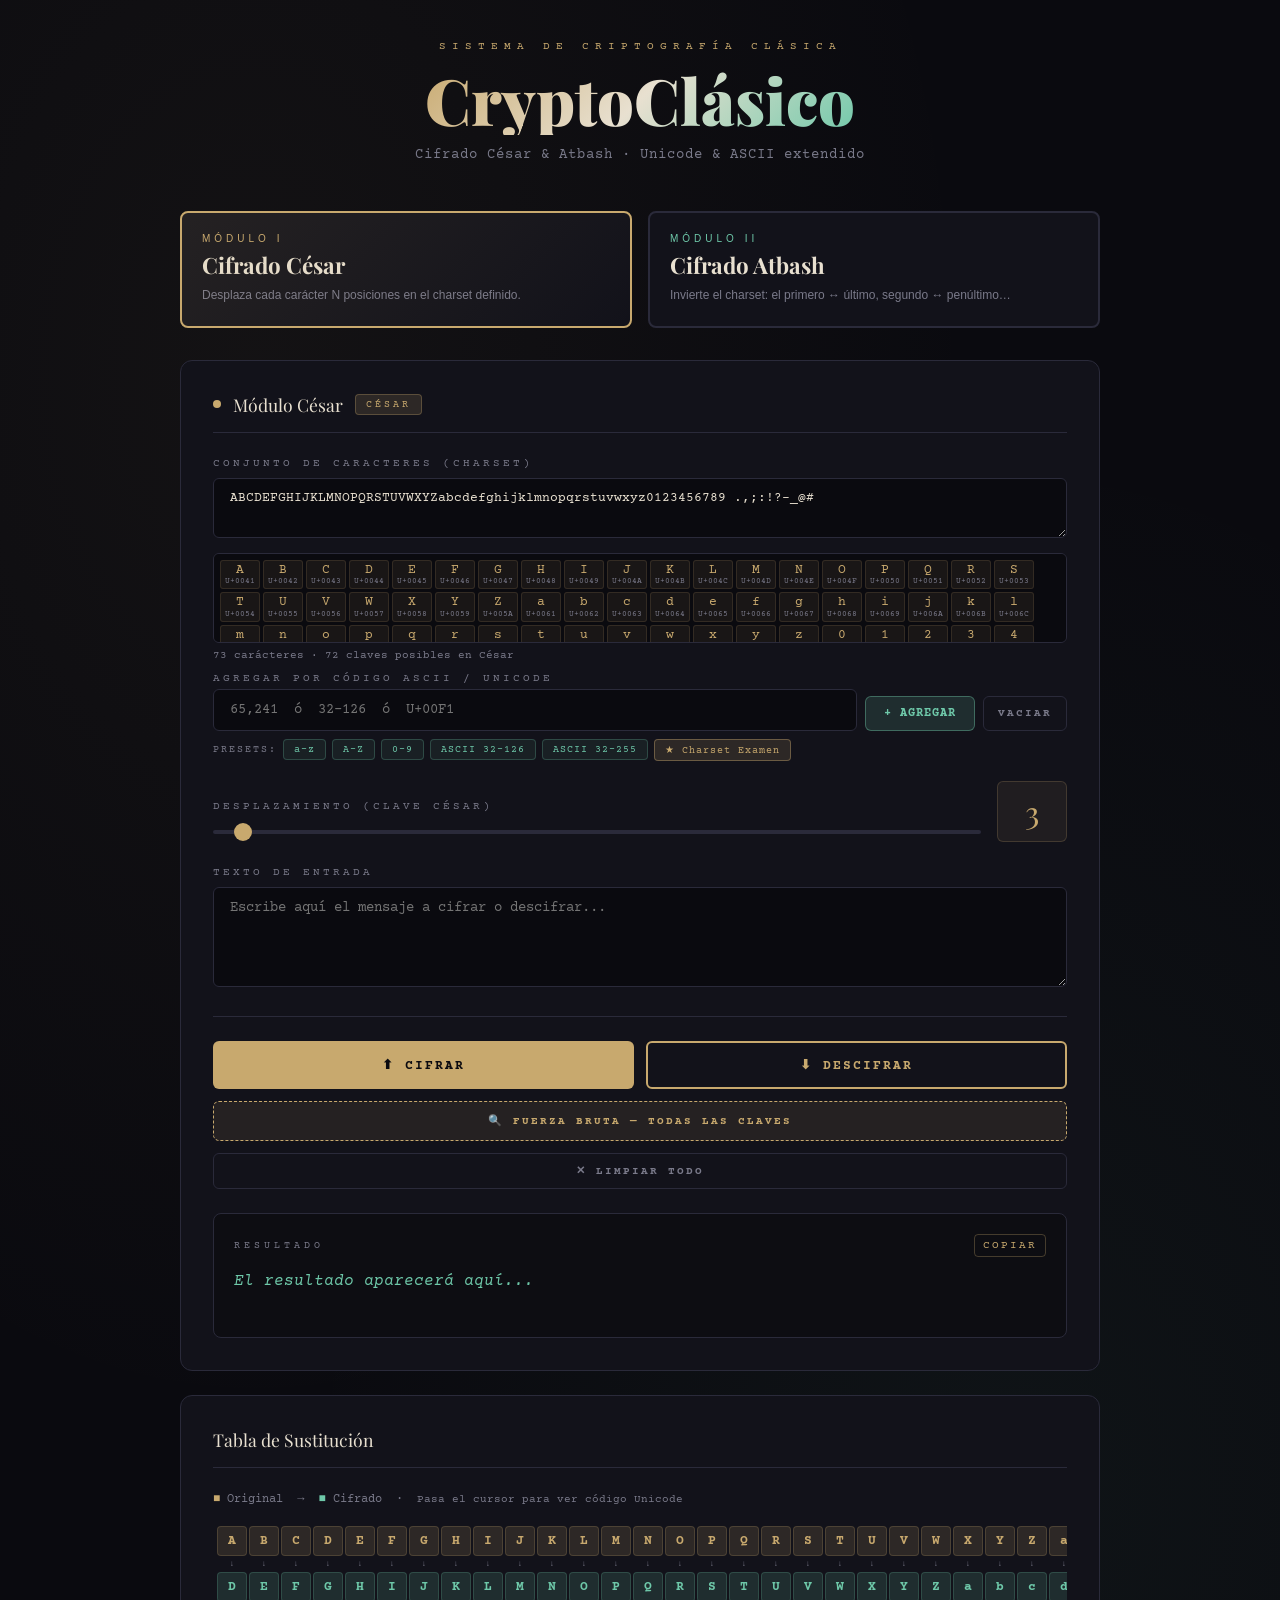
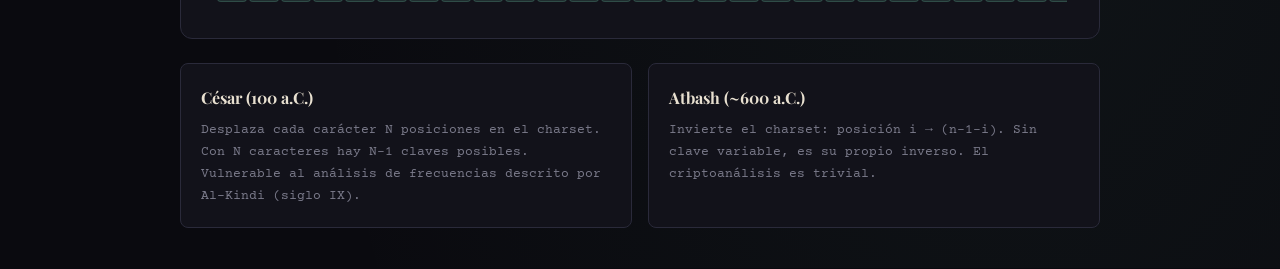
<file: index.html>
<!DOCTYPE html>
<html lang="es">
<head>
<meta charset="UTF-8">
<meta name="viewport" content="width=device-width, initial-scale=1.0">
<title>CryptoClásico — Cifrado César & Atbash</title>
<link href="https://fonts.googleapis.com/css2?family=Courier+Prime:ital,wght@0,400;0,700;1,400&family=Playfair+Display:wght@400;700;900&display=swap" rel="stylesheet">
<style>
  :root {
    --bg:#0a0a0f;--surface:#12121a;--border:#2a2a3a;
    --accent:#c8a96e;--accent2:#6ec8a9;--text:#e8e0d0;
    --muted:#7a7a8a;--red:#c86e6e;
  }
  *{box-sizing:border-box;margin:0;padding:0;}
  body{background:var(--bg);color:var(--text);font-family:'Courier Prime',monospace;
    min-height:100vh;display:flex;flex-direction:column;align-items:center;padding:40px 20px;
    background-image:radial-gradient(ellipse at 20% 20%,rgba(200,169,110,.05) 0%,transparent 50%),
      radial-gradient(ellipse at 80% 80%,rgba(110,200,169,.05) 0%,transparent 50%);}
  header{text-align:center;margin-bottom:48px;animation:fadeDown .8s ease both;}
  header .eyebrow{font-size:11px;letter-spacing:6px;text-transform:uppercase;color:var(--accent);margin-bottom:12px;}
  header h1{font-family:'Playfair Display',serif;font-size:clamp(2.4rem,6vw,4rem);font-weight:900;line-height:1.1;
    background:linear-gradient(135deg,var(--accent) 0%,var(--text) 50%,var(--accent2) 100%);
    -webkit-background-clip:text;-webkit-text-fill-color:transparent;background-clip:text;}
  header p{margin-top:12px;color:var(--muted);font-size:14px;letter-spacing:1px;}
  .container{width:100%;max-width:920px;animation:fadeUp .8s ease .2s both;}

  .module-select{display:grid;grid-template-columns:1fr 1fr;gap:16px;margin-bottom:32px;}
  .module-btn{background:var(--surface);border:2px solid var(--border);border-radius:8px;
    padding:20px;cursor:pointer;transition:all .25s ease;text-align:left;position:relative;overflow:hidden;}
  .module-btn::before{content:'';position:absolute;inset:0;opacity:0;transition:opacity .3s;}
  .module-btn.cesar::before{background:linear-gradient(135deg,rgba(200,169,110,.1),transparent);}
  .module-btn.atbash::before{background:linear-gradient(135deg,rgba(110,200,169,.1),transparent);}
  .module-btn:hover::before,.module-btn.active::before{opacity:1;}
  .module-btn.active.cesar{border-color:var(--accent);}
  .module-btn.active.atbash{border-color:var(--accent2);}
  .module-btn .tag{font-size:10px;letter-spacing:4px;text-transform:uppercase;margin-bottom:6px;}
  .cesar .tag{color:var(--accent);}.atbash .tag{color:var(--accent2);}
  .module-btn h3{font-family:'Playfair Display',serif;font-size:1.4rem;margin-bottom:6px;color:var(--text);}
  .module-btn p{font-size:12px;color:var(--muted);line-height:1.6;}

  .panel{background:var(--surface);border:1px solid var(--border);border-radius:12px;padding:32px;margin-bottom:24px;}
  .panel-header{display:flex;align-items:center;gap:12px;margin-bottom:24px;padding-bottom:16px;border-bottom:1px solid var(--border);}
  .panel-title{font-family:'Playfair Display',serif;font-size:1.1rem;}
  .badge{font-size:10px;letter-spacing:3px;text-transform:uppercase;padding:4px 10px;border-radius:4px;
    background:rgba(200,169,110,.15);color:var(--accent);border:1px solid rgba(200,169,110,.3);}
  .badge.atbash-badge{background:rgba(110,200,169,.15);color:var(--accent2);border-color:rgba(110,200,169,.3);}
  .status-dot{width:8px;height:8px;border-radius:50%;background:var(--accent);animation:pulse 2s infinite;}

  label{display:block;font-size:11px;letter-spacing:3px;text-transform:uppercase;color:var(--muted);margin-bottom:8px;}
  input[type="text"],textarea{width:100%;background:var(--bg);border:1px solid var(--border);border-radius:6px;
    color:var(--text);font-family:'Courier Prime',monospace;font-size:14px;padding:12px 16px;
    outline:none;transition:border-color .2s;resize:vertical;}
  input[type="text"]:focus,textarea:focus{border-color:var(--accent);}
  textarea{min-height:100px;}

  /* Charset */
  .charset-section{margin-bottom:20px;}
  .charset-preview{display:flex;flex-wrap:wrap;gap:3px;margin-top:10px;max-height:90px;overflow-y:auto;
    padding:6px;background:var(--bg);border:1px solid var(--border);border-radius:6px;}
  .charset-preview::-webkit-scrollbar{width:3px;}
  .charset-preview::-webkit-scrollbar-thumb{background:var(--border);border-radius:4px;}
  .cp-char{display:inline-flex;flex-direction:column;align-items:center;padding:2px 4px;
    border-radius:3px;background:rgba(200,169,110,.08);border:1px solid rgba(200,169,110,.15);
    min-width:28px;cursor:default;}
  .cp-char:hover{background:rgba(200,169,110,.2);}
  .cp-sym{font-size:13px;color:var(--accent);line-height:1.2;}
  .cp-code{font-size:8px;color:var(--muted);line-height:1;}

  .ascii-row{display:flex;gap:8px;margin-top:10px;flex-wrap:wrap;align-items:flex-end;}
  .ascii-row>div{flex:1;min-width:180px;}
  .ascii-presets{display:flex;flex-wrap:wrap;gap:6px;margin-top:8px;align-items:center;}
  .preset-btn{font-family:'Courier Prime',monospace;font-size:10px;letter-spacing:1px;
    padding:4px 10px;border-radius:4px;cursor:pointer;transition:all .2s;
    background:rgba(110,200,169,.08);color:var(--accent2);border:1px solid rgba(110,200,169,.25);}
  .preset-btn:hover{background:rgba(110,200,169,.2);}
  .charset-info{font-size:11px;color:var(--muted);margin-top:6px;transition:color .3s;}

  /* Shift */
  .shift-section{margin-bottom:24px;display:grid;grid-template-columns:1fr auto;gap:16px;align-items:end;}
  .shift-display{font-family:'Playfair Display',serif;font-size:2rem;color:var(--accent);text-align:center;
    padding:8px;background:rgba(200,169,110,.08);border:1px solid rgba(200,169,110,.2);border-radius:6px;min-width:70px;}
  input[type="range"]{width:100%;-webkit-appearance:none;height:4px;background:var(--border);border-radius:4px;outline:none;margin:8px 0;}
  input[type="range"]::-webkit-slider-thumb{-webkit-appearance:none;width:18px;height:18px;background:var(--accent);border-radius:50%;cursor:pointer;transition:transform .2s;}
  input[type="range"]::-webkit-slider-thumb:hover{transform:scale(1.2);}

  /* Buttons */
  .action-row{display:grid;grid-template-columns:1fr 1fr;gap:12px;margin-bottom:24px;}
  .btn{padding:14px 24px;border:none;border-radius:6px;font-family:'Courier Prime',monospace;font-size:13px;
    letter-spacing:2px;text-transform:uppercase;cursor:pointer;transition:all .2s;font-weight:700;}
  .btn-cipher{background:var(--accent);color:var(--bg);}
  .btn-cipher:hover{background:#d4b87a;transform:translateY(-1px);}
  .btn-decipher{background:transparent;color:var(--accent);border:2px solid var(--accent);}
  .btn-decipher:hover{background:rgba(200,169,110,.1);}
  .btn-clear{grid-column:1/-1;background:transparent;color:var(--muted);border:1px solid var(--border);font-size:11px;padding:10px;}
  .btn-clear:hover{border-color:var(--red);color:var(--red);}
  .btn-brute{grid-column:1/-1;background:rgba(200,169,110,.1);color:var(--accent);border:1px dashed var(--accent);padding:12px;font-size:11px;}
  .btn-brute:hover{background:rgba(200,169,110,.2);}

  /* Result */
  .result-section{background:rgba(0,0,0,.3);border:1px solid var(--border);border-radius:8px;padding:20px;}
  .result-label{font-size:10px;letter-spacing:4px;text-transform:uppercase;color:var(--muted);
    margin-bottom:12px;display:flex;justify-content:space-between;align-items:center;}
  .copy-btn{background:none;color:var(--accent);cursor:pointer;font-family:'Courier Prime',monospace;
    font-size:11px;letter-spacing:2px;text-transform:uppercase;padding:4px 8px;
    border:1px solid rgba(200,169,110,.3);border-radius:4px;transition:all .2s;}
  .copy-btn:hover{background:rgba(200,169,110,.1);}
  .result-text{font-size:16px;color:var(--accent2);line-height:1.6;min-height:48px;word-break:break-all;font-style:italic;}

  /* Brute */
  .brute-panel{background:var(--surface);border:1px solid var(--border);border-radius:12px;padding:32px;margin-bottom:24px;display:none;}
  .brute-panel.visible{display:block;}
  .brute-intro{font-size:13px;color:var(--muted);margin-bottom:20px;line-height:1.7;padding:12px 16px;
    border-left:3px solid var(--accent);background:rgba(200,169,110,.05);border-radius:0 6px 6px 0;}
  .brute-tabs{display:flex;gap:8px;margin-bottom:20px;border-bottom:1px solid var(--border);padding-bottom:12px;}
  .brute-tab{padding:6px 16px;border-radius:4px;font-family:'Courier Prime',monospace;font-size:11px;
    letter-spacing:2px;text-transform:uppercase;cursor:pointer;border:1px solid var(--border);
    background:transparent;color:var(--muted);transition:all .2s;}
  .brute-tab.active{background:rgba(200,169,110,.15);border-color:var(--accent);color:var(--accent);}
  .brute-results{display:flex;flex-direction:column;gap:8px;max-height:460px;overflow-y:auto;padding-right:4px;}
  .brute-results::-webkit-scrollbar{width:4px;}
  .brute-results::-webkit-scrollbar-thumb{background:var(--border);border-radius:4px;}
  .brute-row{display:grid;grid-template-columns:44px 1fr auto;align-items:center;gap:12px;
    padding:10px 14px;border:1px solid var(--border);border-radius:6px;background:var(--bg);
    cursor:pointer;transition:all .2s;animation:fadeUp .3s ease both;}
  .brute-row:hover{border-color:var(--accent2);background:rgba(110,200,169,.04);}
  .brute-key{font-family:'Playfair Display',serif;font-size:1.1rem;color:var(--accent);text-align:center;}
  .brute-text{font-size:13px;color:var(--text);white-space:nowrap;overflow:hidden;text-overflow:ellipsis;}
  .brute-use-btn{font-size:10px;letter-spacing:2px;text-transform:uppercase;padding:4px 10px;
    border:1px solid var(--accent2);border-radius:4px;background:transparent;color:var(--accent2);
    cursor:pointer;font-family:'Courier Prime',monospace;white-space:nowrap;transition:all .2s;}
  .brute-use-btn:hover{background:rgba(110,200,169,.15);}
  .brute-atbash-result{padding:16px;background:var(--bg);border:1px solid var(--border);border-radius:6px;
    font-size:14px;color:var(--accent2);font-style:italic;cursor:pointer;
    transition:border-color .2s;word-break:break-all;}
  .brute-atbash-result:hover{border-color:var(--accent2);}

  /* Alpha table */
  .alpha-visual{margin-top:16px;overflow-x:auto;}
  .alpha-table{display:flex;gap:2px;min-width:max-content;padding:4px;}
  .alpha-pair{display:flex;flex-direction:column;align-items:center;gap:3px;}
  .alpha-char{width:30px;height:30px;display:flex;align-items:center;justify-content:center;
    font-size:13px;border-radius:4px;font-weight:700;}
  .alpha-orig{background:rgba(200,169,110,.15);color:var(--accent);border:1px solid rgba(200,169,110,.2);}
  .alpha-enc{background:rgba(110,200,169,.15);color:var(--accent2);border:1px solid rgba(110,200,169,.2);}
  .alpha-arrow{font-size:8px;color:var(--muted);}

  .info-grid{display:grid;grid-template-columns:1fr 1fr;gap:16px;margin-top:8px;}
  .info-card{background:var(--surface);border:1px solid var(--border);border-radius:8px;
    padding:20px;font-size:13px;line-height:1.7;color:var(--muted);}
  .info-card strong{display:block;color:var(--text);font-family:'Playfair Display',serif;font-size:1rem;margin-bottom:8px;}
  .sep{height:1px;background:var(--border);margin:24px 0;}

  @keyframes pulse{0%,100%{opacity:1}50%{opacity:.3}}
  @keyframes fadeDown{from{opacity:0;transform:translateY(-20px)}to{opacity:1;transform:translateY(0)}}
  @keyframes fadeUp{from{opacity:0;transform:translateY(20px)}to{opacity:1;transform:translateY(0)}}
  @keyframes flash{0%,100%{background:transparent}50%{background:rgba(110,200,169,.2)}}
  .flash{animation:flash .5s ease;}

  @media(max-width:600px){
    .module-select,.action-row,.info-grid{grid-template-columns:1fr;}
    .shift-section{grid-template-columns:1fr;}
    .btn-clear{grid-column:1;}
    .brute-row{grid-template-columns:36px 1fr;}
    .brute-use-btn{display:none;}
  }
</style>
</head>
<body>

<header>
  <div class="eyebrow">Sistema de Criptografía Clásica</div>
  <h1>CryptoClásico</h1>
  <p>Cifrado César &amp; Atbash · Unicode &amp; ASCII extendido</p>
</header>

<div class="container">

  <div class="module-select">
    <button class="module-btn cesar active" onclick="selectModule('cesar')">
      <div class="tag">Módulo I</div><h3>Cifrado César</h3>
      <p>Desplaza cada carácter N posiciones en el charset definido.</p>
    </button>
    <button class="module-btn atbash" onclick="selectModule('atbash')">
      <div class="tag">Módulo II</div><h3>Cifrado Atbash</h3>
      <p>Invierte el charset: el primero ↔ último, segundo ↔ penúltimo…</p>
    </button>
  </div>

  <div class="panel">
    <div class="panel-header">
      <div class="status-dot"></div>
      <span class="panel-title" id="panelTitle">Módulo César</span>
      <span class="badge" id="moduleBadge">CÉSAR</span>
    </div>

    <!-- Charset -->
    <div class="charset-section">
      <label>Conjunto de Caracteres (Charset)</label>
      <textarea id="charset" rows="2"
        style="min-height:60px;font-size:13px;word-break:break-all;"
        oninput="onCharsetChange()">ABCDEFGHIJKLMNOPQRSTUVWXYZabcdefghijklmnopqrstuvwxyz0123456789 .,;:!?-_@#</textarea>

      <div class="charset-preview" id="charsetPreview"></div>
      <div class="charset-info" id="charsetInfo">71 caracteres · 70 claves posibles en César</div>

      <!-- Agregar por ASCII/Unicode -->
      <div class="ascii-row">
        <div>
          <label style="margin-bottom:4px;">Agregar por código ASCII / Unicode</label>
          <input type="text" id="asciiInput" placeholder="65,241  ó  32-126  ó  U+00F1" />
        </div>
        <button class="btn" onclick="addFromAscii()"
          style="background:rgba(110,200,169,.15);color:var(--accent2);border:1px solid rgba(110,200,169,.4);padding:10px 18px;font-size:12px;letter-spacing:1px;">
          + Agregar
        </button>
        <button class="btn" onclick="document.getElementById('charset').value='';onCharsetChange()"
          style="background:transparent;color:var(--muted);border:1px solid var(--border);padding:10px 14px;font-size:11px;">
          Vaciar
        </button>
      </div>

      <!-- Presets -->
      <div class="ascii-presets">
        <span style="font-size:10px;color:var(--muted);letter-spacing:2px;text-transform:uppercase;">Presets:</span>
        <button class="preset-btn" onclick="applyPreset('az')">a–z</button>
        <button class="preset-btn" onclick="applyPreset('AZ')">A–Z</button>
        <button class="preset-btn" onclick="applyPreset('09')">0–9</button>
        <button class="preset-btn" onclick="applyPreset('ascii')">ASCII 32–126</button>
        <button class="preset-btn" onclick="applyPreset('ascii_ext')">ASCII 32–255</button>
        <button class="preset-btn" onclick="applyPreset('exam')"
          style="background:rgba(200,169,110,.15);color:var(--accent);border-color:rgba(200,169,110,.4);">
          ★ Charset Examen
        </button>
      </div>
    </div>

    <!-- Shift -->
    <div id="shiftSection" class="shift-section">
      <div>
        <label>Desplazamiento (Clave César)</label>
        <input type="range" id="shiftRange" min="1" max="999" value="3" oninput="updateShift()" />
      </div>
      <div class="shift-display" id="shiftVal">3</div>
    </div>

    <div>
      <label>Texto de Entrada</label>
      <textarea id="inputText" placeholder="Escribe aquí el mensaje a cifrar o descifrar..."></textarea>
    </div>

    <div class="sep"></div>

    <div class="action-row">
      <button class="btn btn-cipher"   onclick="process('cipher')">⬆ Cifrar</button>
      <button class="btn btn-decipher" onclick="process('decipher')">⬇ Descifrar</button>
      <button class="btn btn-brute"    onclick="toggleBrute()">🔍 Fuerza Bruta — todas las claves</button>
      <button class="btn btn-clear"    onclick="clearAll()">✕ Limpiar todo</button>
    </div>

    <div class="result-section" id="resultSection">
      <div class="result-label">
        <span id="resultLabel">Resultado</span>
        <button class="copy-btn" onclick="copyResult()">Copiar</button>
      </div>
      <div class="result-text" id="resultText">El resultado aparecerá aquí...</div>
    </div>
  </div>

  <!-- Fuerza bruta -->
  <div class="brute-panel" id="brutePanel">
    <div class="panel-header">
      <span class="panel-title">🔍 Fuerza Bruta — Todas las claves posibles</span>
    </div>
    <div class="brute-intro">
      Resultados ordenados por <strong>congruencia con el español</strong> (★ puntos). Los más probables aparecen primero. Haz clic en <strong>Usar</strong> para seleccionar el resultado.
    </div>
    <div class="brute-tabs">
      <button class="brute-tab active" onclick="showBruteTab('cesar')"  id="tabCesar">César (todas las claves)</button>
      <button class="brute-tab"        onclick="showBruteTab('atbash')" id="tabAtbash">Atbash (resultado único)</button>
    </div>
    <div class="brute-results" id="bruteResults"></div>
  </div>

  <!-- Tabla sustitución -->
  <div class="panel">
    <div class="panel-header">
      <span class="panel-title">Tabla de Sustitución</span>
    </div>
    <div style="font-size:12px;color:var(--muted);margin-bottom:8px;">
      <span style="color:var(--accent)">■</span> Original &nbsp;→&nbsp;
      <span style="color:var(--accent2)">■</span> Cifrado &nbsp;·&nbsp;
      <span style="font-size:11px;">Pasa el cursor para ver código Unicode</span>
    </div>
    <div class="alpha-visual"><div class="alpha-table" id="alphaTable"></div></div>
  </div>

  <div class="info-grid">
    <div class="info-card">
      <strong>César (100 a.C.)</strong>
      Desplaza cada carácter N posiciones en el charset. Con N caracteres hay N−1 claves posibles. Vulnerable al análisis de frecuencias descrito por Al-Kindi (siglo IX).
    </div>
    <div class="info-card">
      <strong>Atbash (~600 a.C.)</strong>
      Invierte el charset: posición i → (n−1−i). Sin clave variable, es su propio inverso. El criptoanálisis es trivial.
    </div>
  </div>
</div>

<script>
// ── Estado ──────────────────────────────────────────
let currentModule = 'cesar';
let bruteVisible  = false;
let bruteTab      = 'cesar';

// Charset del examen
const EXAM_CHARSET = '\u24BE\u0072\u2058\u0074\u24B2\u0078\u271C\u0057\u2496\u00F1\u2496\u00F9\uF0A5\u00C9\u221B\u0052\u267B\u0064\u267D\u00E1\u21AA\u0069\u2046\u00E9\u22CF\u004A\u24E4\u00D3\u235F\u00DC\u0032\u0068\u238C\u0070\u2765\u00DA\u225A\u0061\u2338\u0050\u2242\u0062\u2465\u0071\u203F\u0041\u265C\u006D\u2307\u0043\u23FE\u0051\u2735\u00ED\u2052\u0075\u25DE\u006A\u23E6\u0065\u20AC\u004C\u24A2\u004B\u2266\u006C\u25CD\u00CD\u27A0\u0048\u225B\u0066\u2344\u0049\u23FF\u0058\u274F\u0054\u265A\u006E\u23CD\u0063\u2745\u0055\u22D9\u0045\u262A\u0044\u2730\u0053\u2190\u005A\u00BD\u004F\u266C\u00F3\u249F\u004D\u22E8\u0042\u2476\u0046\u252F\u0079\u2739\u0076\u26A5\u006B\u2350\u00FC\u2461\u0056\u261B\u0047\u246F\u007A\u00B3\u004E\u22BA\u0059\u2532\u0073\u24BF\u0077\u2579\u006F\u22C6\u0067\u258E\u00D1\u21BD\u00C1\u246C\u2294\u2565\u220D\u237A\u21BE\u2337\u22BD\u23DC\u2355\u23F3\u2507\u2569\u23FC\u0037\u21A2\u233B\u2316\u2568\u249A\u21FF\u231F\u22DD\u238E\u264F\u22CD\u22E3\u22EC\u24E7\u21CD\u273F\u2696\u2399\u22CC\u24DC\u2044\u00A1\u2260\u26D6\u00B8\u26C3\u25AC\u005E\u26C7\u2771\u232D\u2724\u23C8\u2770\u21AB\u00BC\u274D\u26F1\u260C\u2044\u2534\u27B6\u2795\u27BB\u2654\u2748\u2048\u20B9\u2373\u25AF\u2236\u2372\u27A6\u23D9\u2492\u2511\u2608\u224F\u2361\u260A\u20AA\u2508\u26E8\u222A\u25D1\u24E1\u2736\u24F2\u227B\u2509\u25CB\u219A\u00BE\u26AA\u21DE\u003B\u22FF\u25FB\u2504\u256F\u2013\u2676\u2228\u20B3\u00B9\u2369\u26E2\u24B1\u21D1\u00BF\u24C2\u23BC\u2750\u2751\u2566\u20BD\u2623\u227A\u27AA\u2037\u260E\u22D5\u2558\u2598\u2244\u262D\u24E3\u007C\u26B2\u235E\u2626\u2070\u2444\u224C\u2344\u26A6\u207E\u25C2\u26E6\u231E\u24C1\u21B0\u2704\u23E8\u2256\u267C\u2772\u00D7\u2311\u23E7\u26DB\u2572\u2270\u2372\u0020\u2667\u21AC\u24EE\u262E\u2200\u2713\u2463\u204E\u21CC\u2348\u26A7\u2198\u26F4\u2665\u26F3\u257C\u2562\u24AC\u2032\u239E\u0031\u21B7\u26BD\u26CF\u25AA\u23CC\u261E\u23F5\u00A7\u25C3\u258D\u21C7\u221D\u27B9\u22E6\u2477\u21CB\u2347\u2756\u21A3\u2759\u2401\u255D\u249B\u2643\u2646\u260A\u276B\u0060\u2777\u21D9\u26EA\u23D6\u25CF\u27A7\u0023\u2747\u2533\u2649\u24C0\u2629\u2503\u25B0\u25C2\u24DA\u23E9\u2679\u26D1\u2227\u25B7\u22F1\u24F8\u259C\u237C\u227D\u2653\u223D\u2257\u27B3\u26B1\u26B6\u20BE\u22A3\u260C\u250A\u262C\u2750\u21CA\u2583\u21F5\u260B\u2353\u207D\u2639\u24FD\u222D\u22F0\u24E1\u275A\u24F0\u22E5\u27C1\u22EE\u24DE\u26CD\u2705\u235C\u26FF\u2775\u2663\u2542\u2320\u24C8\u2359\u2465\u270C\u2297\u23D3\u21E3\u21D5\u2478\u24D8\u23BB\u21F2\u23EA\u2743\u258F\u21E8\u2191\u2479\u0034\u272F\u21EF\u2340\u2746\u23B5\u2764\u22F5\u2330\u24DF\u27C9\u2494\u257F\u22DB\u2193\u0030\u23DB\u263D\u251C\u2237\u23E3\u271B\u2479\u27A4\u20AE\u26C0\u264A\u2660\u26A9\u2285\u260D\u2757\u24DD\u22D3\u2022\u25A1\u2638\u257F\u25FD\u223A\u2402\u261D\u237D\u00BB\u0036\u252B\u2517\u2204\u2208\u2019\u21B4\u2312\u2385\u2284\u2349\u226F\u21D8\u24C5\u26D8\u2687\u27B8\u21F0\u228F\u2324\u24FF\u22FB\u24EB\u22B6\u207C\u2381\u26A6\u26C1\u264B\u265B\u267A\u27B7\u2652\u2371\u2374\u27B3\u26B1\u26B6\u20BE\u22C5\u267E\u2772\u00D7\u2311\u23E7\u26DB\u231E\u24C1';

// ── Helpers Unicode ──────────────────────────────────
function toChars(str) { return [...str]; }

function escapeHtml(s) {
  return s.replace(/&/g,'&amp;').replace(/</g,'&lt;').replace(/>/g,'&gt;').replace(/"/g,'&quot;');
}

function cpHex(ch) {
  return 'U+' + ch.codePointAt(0).toString(16).toUpperCase().padStart(4,'0');
}

// ── Cifrado ──────────────────────────────────────────
function getCharset() { return document.getElementById('charset').value; }

function cesarCipher(text, charset, shift, decrypt) {
  const chars = toChars(charset);
  const n = chars.length;
  const d = decrypt ? -shift : shift;
  return toChars(text).map(ch => {
    const idx = chars.indexOf(ch);
    if (idx === -1) return ch;
    return chars[((idx + d) % n + n) % n];
  }).join('');
}

function atbashCipher(text, charset) {
  const chars = toChars(charset);
  const n = chars.length;
  return toChars(text).map(ch => {
    const idx = chars.indexOf(ch);
    if (idx === -1) return ch;
    return chars[n - 1 - idx];
  }).join('');
}

// ── Diccionario ──────────────────────────────────────
const DICT_ES = new Set([
  'el','la','los','las','un','una','unos','unas','lo',
  'yo','tu','ella','nosotros','ellos','ellas','me','te','se','nos','le','les',
  'mi','mis','tus','su','sus',
  'de','del','al','en','con','por','para','sin','sobre','entre','hasta',
  'desde','hacia','ante','bajo','tras','y','o','u','e','pero','sino',
  'que','si','como','cuando','donde','aunque','porque','pues','ni',
  'es','son','era','fue','ser','estar','tiene','tienen','hay',
  'hace','hacer','puede','pueden','debe','deben','dice','sabe','quiere',
  'va','van','da','dan','ver','ir','asi','sido','tenido','hecho',
  'no','mas','muy','bien','mal','todo','todos','nada','algo','alguien',
  'aqui','alli','hoy','ayer','ya','aun','solo','siempre','nunca','antes',
  'este','esta','estos','estas','ese','esa','esos','esas',
  'cual','quien','cuanto','tanto','tan','cada','otro','otra','mismo','misma',
  'casa','tiempo','dia','vida','manera','forma','parte','lugar','punto',
  'mundo','hombre','mujer','persona','gente','vez','ano','trabajo','cosa',
  'agua','ciudad','pais','nombre','mano','hecho','caso','modo',
  'nuevo','nueva','gran','grande','primer','primera','ultimo','ultima',
]);

function scoreText(txt) {
  const words = txt.toLowerCase().split(/\s+/);
  let score = 0;
  for (const w of words) {
    const clean = w.replace(/[^a-z]/gi,'');
    if (DICT_ES.has(clean)) score += clean.length;
  }
  return score;
}

// ── Charset UI ───────────────────────────────────────
function onCharsetChange() {
  updateShiftMax();
  renderCharsetPreview();
  renderAlphaTable();
  if (bruteVisible) renderBrute();
}

function renderCharsetPreview() {
  const chars = toChars(getCharset());
  const n = chars.length;
  document.getElementById('charsetInfo').textContent =
    `${n} carácter${n!==1?'es':''} · ${Math.max(0,n-1)} clave${n-1!==1?'s':''} posible${n-1!==1?'s':''} en César`;

  const preview = document.getElementById('charsetPreview');
  preview.innerHTML = '';
  chars.forEach(ch => {
    const el = document.createElement('div');
    el.className = 'cp-char';
    el.title = `${cpHex(ch)} (${ch.codePointAt(0)})`;
    el.innerHTML = `<span class="cp-sym">${ch===' '?'·':escapeHtml(ch)}</span>`+
                   `<span class="cp-code">${cpHex(ch)}</span>`;
    preview.appendChild(el);
  });
}

function addFromAscii() {
  const raw = document.getElementById('asciiInput').value.trim();
  if (!raw) return;
  const existing = new Set(toChars(getCharset()));
  let newChars = getCharset();
  let added = 0;

  const parts = raw.split(',').map(s => s.trim()).filter(Boolean);
  for (const part of parts) {
    // U+XXXX
    if (/^u\+?[0-9a-f]+$/i.test(part)) {
      const cp = parseInt(part.replace(/^u\+?/i,''), 16);
      if (!isNaN(cp)) { const ch = String.fromCodePoint(cp); if (!existing.has(ch)){newChars+=ch;existing.add(ch);added++;} }
      continue;
    }
    // rango 32-126
    const range = part.match(/^(\d+)\s*[-–]\s*(\d+)$/);
    if (range) {
      const from = parseInt(range[1]), to = parseInt(range[2]);
      for (let i=Math.min(from,to); i<=Math.max(from,to); i++) {
        const ch = String.fromCodePoint(i);
        if (!existing.has(ch)){newChars+=ch;existing.add(ch);added++;}
      }
      continue;
    }
    // número suelto
    const n = parseInt(part);
    if (!isNaN(n)) { const ch = String.fromCodePoint(n); if (!existing.has(ch)){newChars+=ch;existing.add(ch);added++;} }
  }

  document.getElementById('charset').value = newChars;
  document.getElementById('asciiInput').value = '';
  onCharsetChange();
  flashInfo(added > 0 ? `✓ ${added} carácter${added!==1?'es':''} agregado${added!==1?'s':''}` : 'Ya estaban todos en el charset');
}

function applyPreset(name) {
  let str = '';
  if (name==='az')       for(let i=97; i<=122;i++) str+=String.fromCharCode(i);
  if (name==='AZ')       for(let i=65; i<=90; i++) str+=String.fromCharCode(i);
  if (name==='09')       for(let i=48; i<=57; i++) str+=String.fromCharCode(i);
  if (name==='ascii')    for(let i=32; i<=126;i++) str+=String.fromCharCode(i);
  if (name==='ascii_ext')for(let i=32; i<=255;i++) str+=String.fromCharCode(i);
  if (name==='exam')     str = EXAM_CHARSET;

  // Reemplaza completamente el charset con el preset
  document.getElementById('charset').value = str;
  onCharsetChange();
  flashInfo(`✓ Preset cargado (${toChars(str).length} caracteres)`);
}

function flashInfo(msg) {
  const el = document.getElementById('charsetInfo');
  el.style.color = 'var(--accent2)';
  el.textContent = msg;
  setTimeout(() => { el.style.color=''; renderCharsetPreview(); }, 2000);
}

// ── Módulo ───────────────────────────────────────────
function selectModule(mod) {
  currentModule = mod;
  document.querySelectorAll('.module-btn').forEach(b => b.classList.remove('active'));
  document.querySelector(`.module-btn.${mod}`).classList.add('active');
  const isCesar = mod === 'cesar';
  document.getElementById('shiftSection').style.display = isCesar ? 'grid' : 'none';
  document.getElementById('panelTitle').textContent = isCesar ? 'Módulo César' : 'Módulo Atbash';
  const badge = document.getElementById('moduleBadge');
  badge.textContent = isCesar ? 'CÉSAR' : 'ATBASH';
  badge.className   = isCesar ? 'badge' : 'badge atbash-badge';
  renderAlphaTable();
}

// ── Shift ─────────────────────────────────────────────
function updateShift() {
  document.getElementById('shiftVal').textContent = document.getElementById('shiftRange').value;
  renderAlphaTable();
}
function updateShiftMax() {
  const n = toChars(getCharset()).length;
  const range = document.getElementById('shiftRange');
  const max = Math.max(1, n-1);
  range.max = max;
  if (parseInt(range.value) > max) range.value = max;
  document.getElementById('shiftVal').textContent = range.value;
}

// ── Proceso ───────────────────────────────────────────
function process(mode) {
  const text    = document.getElementById('inputText').value;
  const charset = getCharset();
  const shift   = parseInt(document.getElementById('shiftRange').value);
  if (!text.trim()) { showResult('⚠ Ingresa un texto primero.', mode); return; }
  const result = currentModule === 'cesar'
    ? cesarCipher(text, charset, shift, mode === 'decipher')
    : atbashCipher(text, charset);
  showResult(result, mode);
  renderAlphaTable();
}

function showResult(text, mode) {
  document.getElementById('resultLabel').textContent = mode==='cipher' ? '🔒 Texto Cifrado' : '🔓 Texto Descifrado';
  const el = document.getElementById('resultText');
  el.textContent = text;
  el.classList.remove('flash'); void el.offsetWidth; el.classList.add('flash');
}

function copyResult() {
  navigator.clipboard.writeText(document.getElementById('resultText').textContent).then(() => {
    const btn = document.querySelector('.copy-btn');
    btn.textContent = '✓ Copiado';
    setTimeout(() => btn.textContent = 'Copiar', 1500);
  });
}

function clearAll() {
  document.getElementById('inputText').value = '';
  document.getElementById('resultText').textContent = 'El resultado aparecerá aquí...';
  document.getElementById('resultLabel').textContent = 'Resultado';
  bruteVisible = false;
  document.getElementById('brutePanel').classList.remove('visible');
}

// ── Fuerza Bruta ─────────────────────────────────────
function toggleBrute() {
  if (!document.getElementById('inputText').value.trim()) { alert('Ingresa un texto cifrado primero.'); return; }
  bruteVisible = !bruteVisible;
  const panel = document.getElementById('brutePanel');
  panel.classList.toggle('visible', bruteVisible);
  if (bruteVisible) { renderBrute(); panel.scrollIntoView({behavior:'smooth',block:'start'}); }
}

function showBruteTab(tab) {
  bruteTab = tab;
  document.getElementById('tabCesar').classList.toggle('active',  tab==='cesar');
  document.getElementById('tabAtbash').classList.toggle('active', tab==='atbash');
  renderBrute();
}

function renderBrute() {
  const text      = document.getElementById('inputText').value;
  const charset   = getCharset();
  const container = document.getElementById('bruteResults');
  container.innerHTML = '';

  if (bruteTab === 'atbash') {
    const result = atbashCipher(text, charset);
    const score  = scoreText(result);
    const div = document.createElement('div');
    div.className = 'brute-atbash-result';
    div.innerHTML = escapeHtml(result) +
      (score>0 ? ` <span style="color:var(--accent);font-size:11px;font-style:normal;">★ ${score} pts</span>` : '');
    div.onclick = () => useResult(result);
    container.appendChild(div);
    const hint = document.createElement('div');
    hint.style.cssText = 'font-size:11px;color:var(--muted);margin-top:10px;text-align:center;';
    hint.textContent = 'Atbash no tiene clave variable — un solo resultado posible. Clic para usarlo.';
    container.appendChild(hint);
    return;
  }

  const chars = toChars(charset);
  const n = chars.length;
  const candidates = [];
  for (let k=1; k<n; k++) {
    const result = cesarCipher(text, charset, k, true);
    candidates.push({ k, result, score: scoreText(result) });
  }
  candidates.sort((a,b) => b.score - a.score || a.k - b.k);

  candidates.forEach(({k, result, score}, i) => {
    const row = document.createElement('div');
    row.className = 'brute-row';
    row.style.animationDelay = `${i*8}ms`;
    const scoreTag = score>0
      ? `<span style="font-size:10px;color:var(--accent2);padding:2px 6px;border:1px solid rgba(110,200,169,.3);border-radius:4px;">★ ${score}</span>`
      : `<span style="font-size:10px;color:var(--muted);">—</span>`;
    row.innerHTML = `
      <div class="brute-key" title="Clave">${k}</div>
      <div style="display:flex;flex-direction:column;gap:3px;overflow:hidden;">
        <div class="brute-text" title="${escapeHtml(result)}">${escapeHtml(result)}</div>
        <div>${scoreTag}</div>
      </div>
      <button class="brute-use-btn" onclick="event.stopPropagation();useResult(${JSON.stringify(result)})">Usar</button>`;
    if (score>0) row.style.borderColor = 'rgba(110,200,169,.3)';
    row.onclick = (e) => { if (!e.target.classList.contains('brute-use-btn')) useResult(result); };
    container.appendChild(row);
  });
}

function useResult(text) {
  document.getElementById('resultText').textContent = text;
  document.getElementById('resultLabel').textContent = '🔓 Texto Descifrado (seleccionado)';
  const el = document.getElementById('resultText');
  el.classList.remove('flash'); void el.offsetWidth; el.classList.add('flash');
  document.querySelector('.result-section').scrollIntoView({behavior:'smooth'});
}

// ── Tabla sustitución ─────────────────────────────────
function renderAlphaTable() {
  const charset = getCharset();
  const chars   = toChars(charset);
  const shift   = parseInt(document.getElementById('shiftRange').value);
  const table   = document.getElementById('alphaTable');
  table.innerHTML = '';
  const MAX = 50;
  chars.slice(0, MAX).forEach(ch => {
    const enc = currentModule==='cesar'
      ? cesarCipher(ch, charset, shift, false)
      : atbashCipher(ch, charset);
    const pair = document.createElement('div');
    pair.className = 'alpha-pair';
    pair.innerHTML = `
      <div class="alpha-char alpha-orig" title="${cpHex(ch)} (${ch.codePointAt(0)})">${ch===' '?'·':escapeHtml(ch)}</div>
      <div class="alpha-arrow">↓</div>
      <div class="alpha-char alpha-enc"  title="${cpHex(enc)} (${enc.codePointAt(0)})">${enc===' '?'·':escapeHtml(enc)}</div>`;
    table.appendChild(pair);
  });
  if (chars.length > MAX) {
    const more = document.createElement('div');
    more.style.cssText = 'display:flex;align-items:center;color:var(--muted);font-size:11px;padding:0 8px;';
    more.textContent = `+${chars.length-MAX} más`;
    table.appendChild(more);
  }
}

// ── Init ─────────────────────────────────────────────
updateShiftMax();
renderCharsetPreview();
renderAlphaTable();
</script>
</body>
</html>
</file>
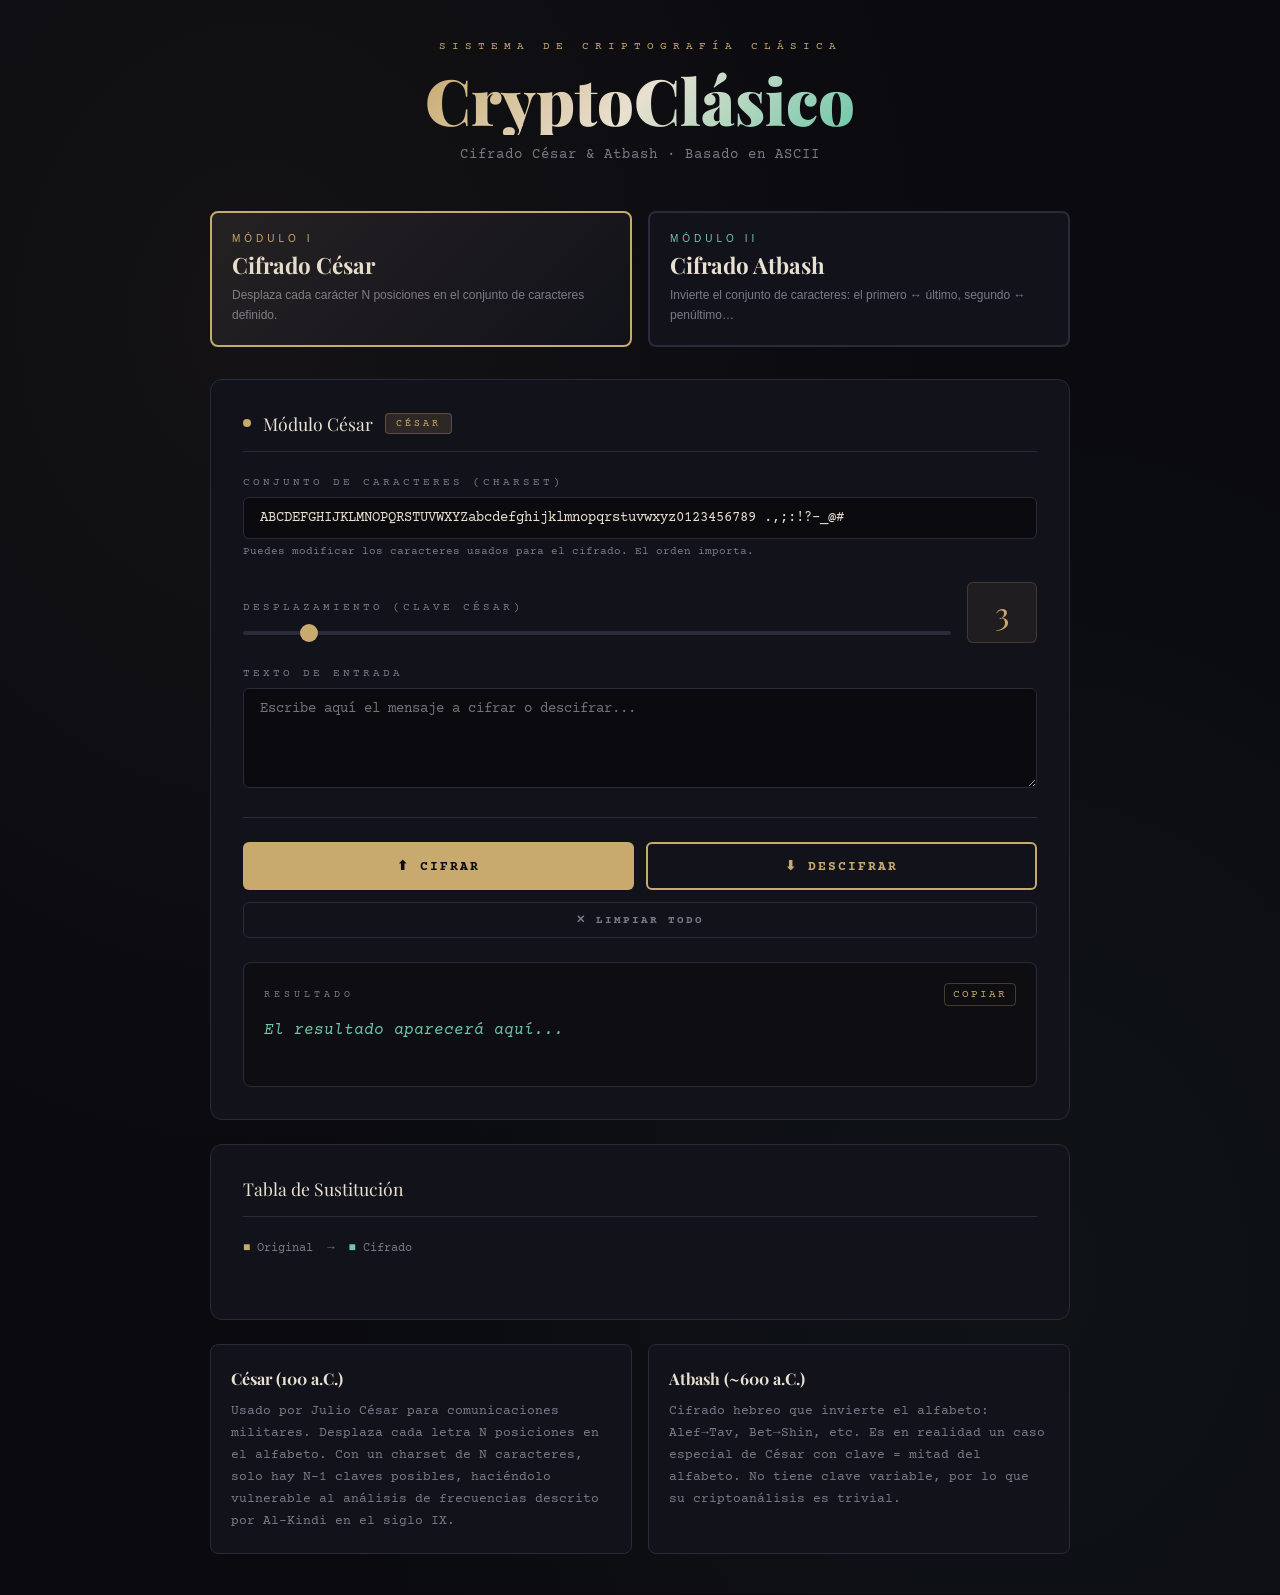
<file: Cifrador/index.html>
<!doctype html>
<html lang="es">
  <head>
    <meta charset="UTF-8" />
    <meta name="viewport" content="width=device-width, initial-scale=1.0" />
    <title>CryptoClásico — Cifrado César & Atbash</title>
    <link
      href="https://fonts.googleapis.com/css2?family=Courier+Prime:ital,wght@0,400;0,700;1,400&family=Playfair+Display:wght@400;700;900&display=swap"
      rel="stylesheet"
    />
    <link rel="stylesheet" href="styles.css" />
  </head>
  <body>
    <header>
      <div class="eyebrow">Sistema de Criptografía Clásica</div>
      <h1>CryptoClásico</h1>
      <p>Cifrado César &amp; Atbash · Basado en ASCII</p>
    </header>

    <div class="container">
      <!-- Selección de módulo -->
      <div class="module-select">
        <button class="module-btn cesar active" onclick="selectModule('cesar')">
          <div class="tag">Módulo I</div>
          <h3>Cifrado César</h3>
          <p>
            Desplaza cada carácter N posiciones en el conjunto de caracteres
            definido.
          </p>
        </button>
        <button class="module-btn atbash" onclick="selectModule('atbash')">
          <div class="tag">Módulo II</div>
          <h3>Cifrado Atbash</h3>
          <p>
            Invierte el conjunto de caracteres: el primero ↔ último, segundo ↔
            penúltimo…
          </p>
        </button>
      </div>

      <!-- Panel principal -->
      <div class="panel">
        <div class="panel-header">
          <div class="status-dot"></div>
          <span class="panel-title" id="panelTitle">Módulo César</span>
          <span class="badge" id="moduleBadge">CÉSAR</span>
        </div>

        <!-- Conjunto de caracteres -->
        <div class="charset-section">
          <label>Conjunto de Caracteres (Charset)</label>
          <input
            type="text"
            id="charset"
            value="ABCDEFGHIJKLMNOPQRSTUVWXYZabcdefghijklmnopqrstuvwxyz0123456789 .,;:!?-_@#"
          />
          <div class="charset-hint">
            Puedes modificar los caracteres usados para el cifrado. El orden
            importa.
          </div>
        </div>

        <!-- Desplazamiento (solo César) -->
        <div id="shiftSection" class="shift-section">
          <div>
            <label>Desplazamiento (Clave César)</label>
            <input
              type="range"
              id="shiftRange"
              min="1"
              max="25"
              value="3"
              oninput="updateShift()"
            />
          </div>
          <div class="shift-display" id="shiftVal">3</div>
        </div>

        <!-- Texto de entrada -->
        <div>
          <label>Texto de Entrada</label>
          <textarea
            id="inputText"
            placeholder="Escribe aquí el mensaje a cifrar o descifrar..."
          ></textarea>
        </div>

        <div class="sep"></div>

        <!-- Botones -->
        <div class="action-row">
          <button class="btn btn-cipher" onclick="process('cipher')">
            ⬆ Cifrar
          </button>
          <button class="btn btn-decipher" onclick="process('decipher')">
            ⬇ Descifrar
          </button>
          <button class="btn btn-clear" onclick="clearAll()">
            ✕ Limpiar todo
          </button>
        </div>

        <!-- Resultado -->
        <div class="result-section" id="resultSection">
          <div class="result-label">
            <span id="resultLabel">Resultado</span>
            <button class="copy-btn" onclick="copyResult()">Copiar</button>
          </div>
          <div class="result-text" id="resultText">
            El resultado aparecerá aquí...
          </div>
        </div>
      </div>

      <!-- Visualización del mapeo -->
      <div class="panel">
        <div class="panel-header">
          <span class="panel-title">Tabla de Sustitución</span>
        </div>
        <div style="font-size: 12px; color: var(--muted); margin-bottom: 12px">
          <span style="color: var(--accent)">■</span> Original &nbsp;→&nbsp;
          <span style="color: var(--accent2)">■</span> Cifrado
        </div>
        <div class="alpha-visual">
          <div class="alpha-table" id="alphaTable"></div>
        </div>
      </div>

      <!-- Info cards -->
      <div class="info-grid">
        <div class="info-card">
          <strong>César (100 a.C.)</strong>
          Usado por Julio César para comunicaciones militares. Desplaza cada
          letra N posiciones en el alfabeto. Con un charset de N caracteres,
          solo hay N-1 claves posibles, haciéndolo vulnerable al análisis de
          frecuencias descrito por Al-Kindi en el siglo IX.
        </div>
        <div class="info-card">
          <strong>Atbash (~600 a.C.)</strong>
          Cifrado hebreo que invierte el alfabeto: Alef→Tav, Bet→Shin, etc. Es
          en realidad un caso especial de César con clave = mitad del alfabeto.
          No tiene clave variable, por lo que su criptoanálisis es trivial.
        </div>
      </div>
    </div>
  </body>
</html>
</file>
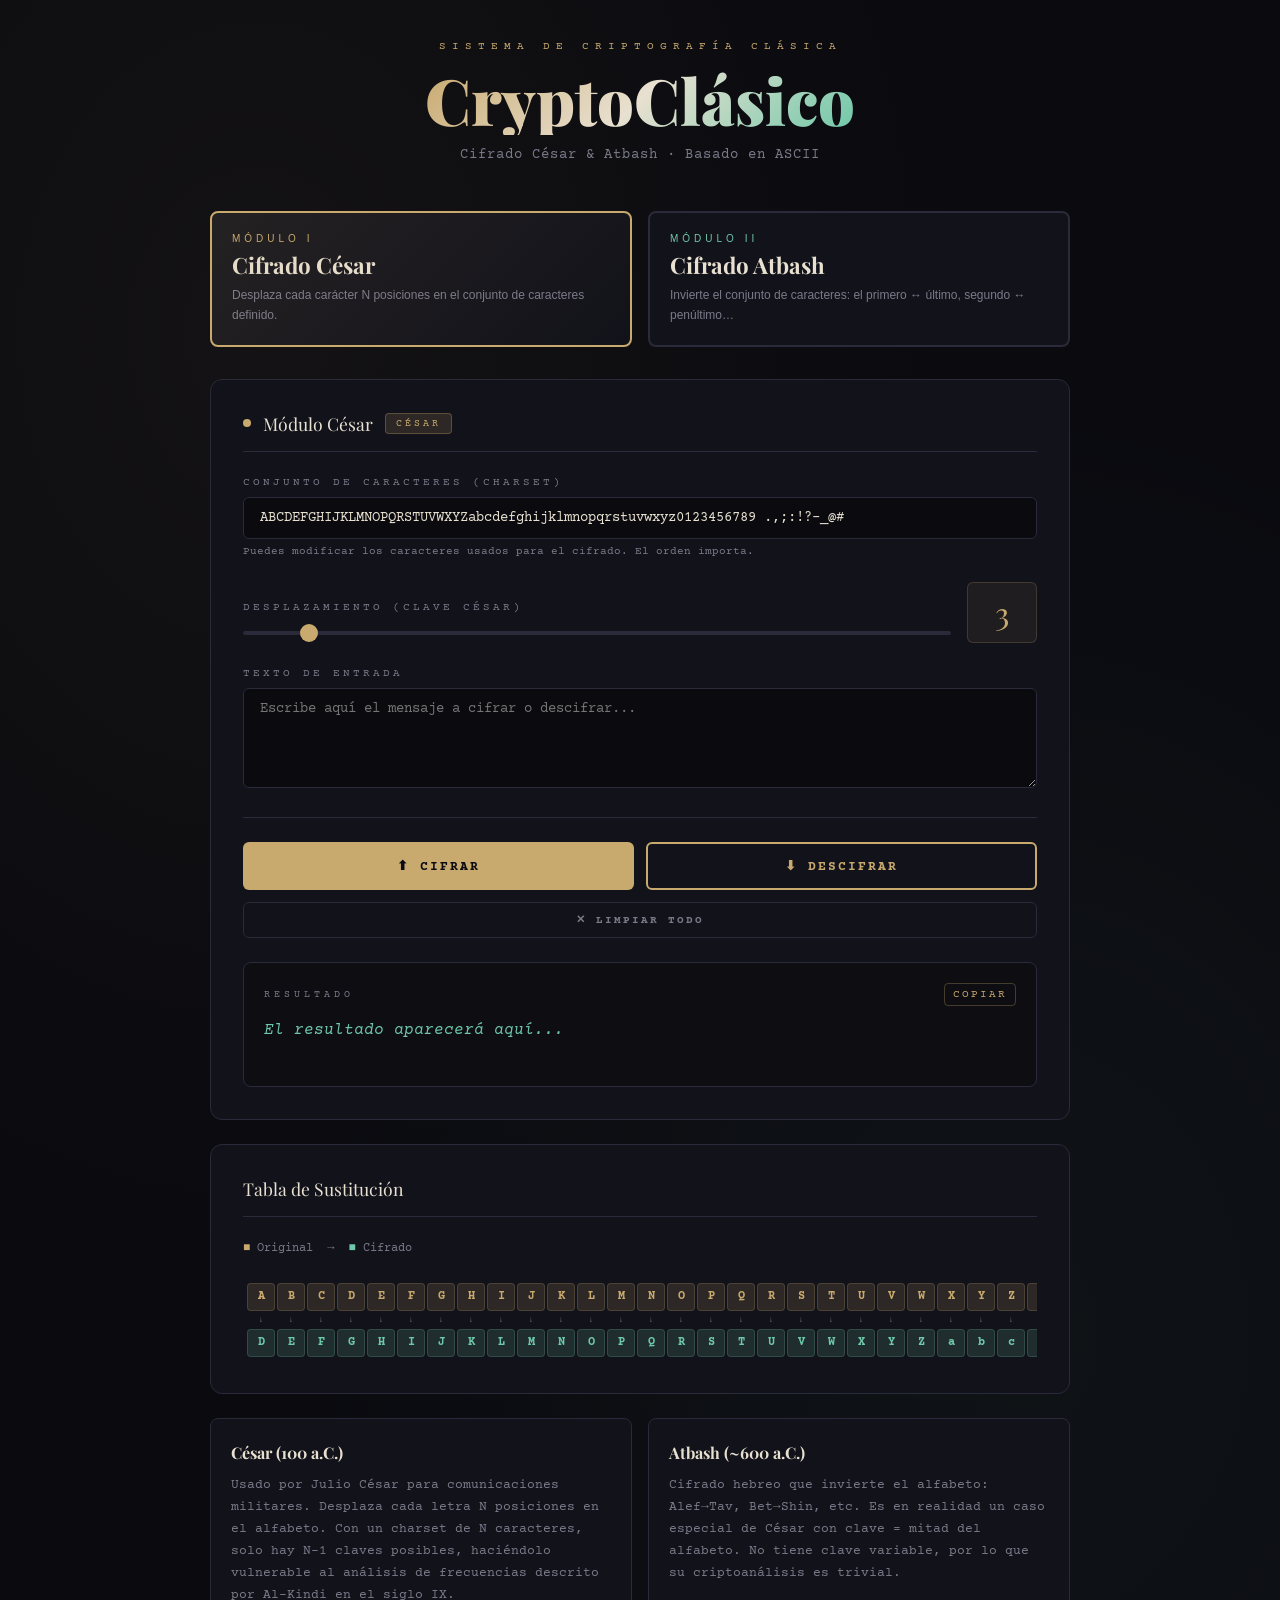
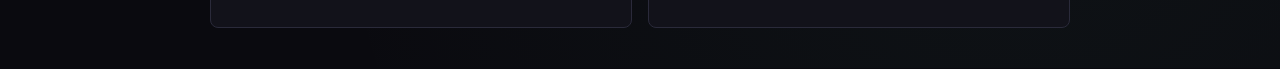
<file: cifrador.html>
<!DOCTYPE html>
<html lang="es">
<head>
<meta charset="UTF-8">
<meta name="viewport" content="width=device-width, initial-scale=1.0">
<title>CryptoClásico — Cifrado César & Atbash</title>
<link href="https://fonts.googleapis.com/css2?family=Courier+Prime:ital,wght@0,400;0,700;1,400&family=Playfair+Display:wght@400;700;900&display=swap" rel="stylesheet">
<style>
  :root {
    --bg: #0a0a0f;
    --surface: #12121a;
    --border: #2a2a3a;
    --accent: #c8a96e;
    --accent2: #6ec8a9;
    --text: #e8e0d0;
    --muted: #7a7a8a;
    --red: #c86e6e;
  }

  * { box-sizing: border-box; margin: 0; padding: 0; }

  body {
    background: var(--bg);
    color: var(--text);
    font-family: 'Courier Prime', monospace;
    min-height: 100vh;
    display: flex;
    flex-direction: column;
    align-items: center;
    padding: 40px 20px;
    background-image: 
      radial-gradient(ellipse at 20% 20%, rgba(200,169,110,0.05) 0%, transparent 50%),
      radial-gradient(ellipse at 80% 80%, rgba(110,200,169,0.05) 0%, transparent 50%);
  }

  header {
    text-align: center;
    margin-bottom: 48px;
    animation: fadeDown 0.8s ease both;
  }

  header .eyebrow {
    font-size: 11px;
    letter-spacing: 6px;
    text-transform: uppercase;
    color: var(--accent);
    margin-bottom: 12px;
  }

  header h1 {
    font-family: 'Playfair Display', serif;
    font-size: clamp(2.4rem, 6vw, 4rem);
    font-weight: 900;
    line-height: 1.1;
    background: linear-gradient(135deg, var(--accent) 0%, var(--text) 50%, var(--accent2) 100%);
    -webkit-background-clip: text;
    -webkit-text-fill-color: transparent;
    background-clip: text;
  }

  header p {
    margin-top: 12px;
    color: var(--muted);
    font-size: 14px;
    letter-spacing: 1px;
  }

  .container {
    width: 100%;
    max-width: 860px;
    animation: fadeUp 0.8s ease 0.2s both;
  }

  /* ── MÓDULO SELECTOR ── */
  .module-select {
    display: grid;
    grid-template-columns: 1fr 1fr;
    gap: 16px;
    margin-bottom: 32px;
  }

  .module-btn {
    background: var(--surface);
    border: 2px solid var(--border);
    border-radius: 8px;
    padding: 20px;
    cursor: pointer;
    transition: all 0.25s ease;
    text-align: left;
    position: relative;
    overflow: hidden;
  }

  .module-btn::before {
    content: '';
    position: absolute;
    inset: 0;
    opacity: 0;
    transition: opacity 0.3s;
  }

  .module-btn.cesar::before { background: linear-gradient(135deg, rgba(200,169,110,0.1), transparent); }
  .module-btn.atbash::before { background: linear-gradient(135deg, rgba(110,200,169,0.1), transparent); }

  .module-btn:hover::before,
  .module-btn.active::before { opacity: 1; }

  .module-btn.active.cesar { border-color: var(--accent); }
  .module-btn.active.atbash { border-color: var(--accent2); }

  .module-btn .tag {
    font-size: 10px;
    letter-spacing: 4px;
    text-transform: uppercase;
    margin-bottom: 6px;
  }
  .cesar .tag { color: var(--accent); }
  .atbash .tag { color: var(--accent2); }

  .module-btn h3 {
    font-family: 'Playfair Display', serif;
    font-size: 1.4rem;
    margin-bottom: 6px;
    color: var(--text);
  }

  .module-btn p {
    font-size: 12px;
    color: var(--muted);
    line-height: 1.6;
  }

  /* ── PANEL ── */
  .panel {
    background: var(--surface);
    border: 1px solid var(--border);
    border-radius: 12px;
    padding: 32px;
    margin-bottom: 24px;
  }

  .panel-header {
    display: flex;
    align-items: center;
    gap: 12px;
    margin-bottom: 24px;
    padding-bottom: 16px;
    border-bottom: 1px solid var(--border);
  }

  .panel-title {
    font-family: 'Playfair Display', serif;
    font-size: 1.1rem;
  }

  .badge {
    font-size: 10px;
    letter-spacing: 3px;
    text-transform: uppercase;
    padding: 4px 10px;
    border-radius: 4px;
    background: rgba(200,169,110,0.15);
    color: var(--accent);
    border: 1px solid rgba(200,169,110,0.3);
  }

  .badge.atbash-badge {
    background: rgba(110,200,169,0.15);
    color: var(--accent2);
    border-color: rgba(110,200,169,0.3);
  }

  /* ── CHARSET ── */
  .charset-section {
    margin-bottom: 24px;
  }

  label {
    display: block;
    font-size: 11px;
    letter-spacing: 3px;
    text-transform: uppercase;
    color: var(--muted);
    margin-bottom: 8px;
  }

  input[type="text"],
  textarea {
    width: 100%;
    background: var(--bg);
    border: 1px solid var(--border);
    border-radius: 6px;
    color: var(--text);
    font-family: 'Courier Prime', monospace;
    font-size: 14px;
    padding: 12px 16px;
    outline: none;
    transition: border-color 0.2s;
    resize: vertical;
  }

  input[type="text"]:focus,
  textarea:focus {
    border-color: var(--accent);
  }

  textarea { min-height: 100px; }

  .charset-hint {
    font-size: 11px;
    color: var(--muted);
    margin-top: 6px;
  }

  /* ── DESPLAZAMIENTO ── */
  .shift-section {
    margin-bottom: 24px;
    display: grid;
    grid-template-columns: 1fr auto;
    gap: 16px;
    align-items: end;
  }

  .shift-display {
    font-family: 'Playfair Display', serif;
    font-size: 2rem;
    color: var(--accent);
    text-align: center;
    padding: 8px;
    background: rgba(200,169,110,0.08);
    border: 1px solid rgba(200,169,110,0.2);
    border-radius: 6px;
    min-width: 70px;
  }

  input[type="range"] {
    width: 100%;
    -webkit-appearance: none;
    height: 4px;
    background: var(--border);
    border-radius: 4px;
    outline: none;
    margin: 8px 0;
  }

  input[type="range"]::-webkit-slider-thumb {
    -webkit-appearance: none;
    width: 18px;
    height: 18px;
    background: var(--accent);
    border-radius: 50%;
    cursor: pointer;
    transition: transform 0.2s;
  }

  input[type="range"]::-webkit-slider-thumb:hover {
    transform: scale(1.2);
  }

  /* ── BOTONES ACCIÓN ── */
  .action-row {
    display: grid;
    grid-template-columns: 1fr 1fr;
    gap: 12px;
    margin-bottom: 24px;
  }

  .btn {
    padding: 14px 24px;
    border: none;
    border-radius: 6px;
    font-family: 'Courier Prime', monospace;
    font-size: 13px;
    letter-spacing: 2px;
    text-transform: uppercase;
    cursor: pointer;
    transition: all 0.2s;
    font-weight: 700;
  }

  .btn-cipher {
    background: var(--accent);
    color: var(--bg);
  }

  .btn-cipher:hover { background: #d4b87a; transform: translateY(-1px); }

  .btn-decipher {
    background: transparent;
    color: var(--accent);
    border: 2px solid var(--accent);
  }

  .btn-decipher:hover { background: rgba(200,169,110,0.1); }

  .btn-clear {
    grid-column: 1 / -1;
    background: transparent;
    color: var(--muted);
    border: 1px solid var(--border);
    font-size: 11px;
    padding: 10px;
  }

  .btn-clear:hover { border-color: var(--red); color: var(--red); }

  /* ── RESULTADO ── */
  .result-section {
    background: rgba(0,0,0,0.3);
    border: 1px solid var(--border);
    border-radius: 8px;
    padding: 20px;
  }

  .result-label {
    font-size: 10px;
    letter-spacing: 4px;
    text-transform: uppercase;
    color: var(--muted);
    margin-bottom: 12px;
    display: flex;
    justify-content: space-between;
    align-items: center;
  }

  .copy-btn {
    background: none;
    border: none;
    color: var(--accent);
    cursor: pointer;
    font-family: 'Courier Prime', monospace;
    font-size: 11px;
    letter-spacing: 2px;
    text-transform: uppercase;
    padding: 4px 8px;
    border: 1px solid rgba(200,169,110,0.3);
    border-radius: 4px;
    transition: all 0.2s;
  }

  .copy-btn:hover { background: rgba(200,169,110,0.1); }

  .result-text {
    font-size: 16px;
    color: var(--accent2);
    line-height: 1.6;
    min-height: 48px;
    word-break: break-all;
    font-style: italic;
  }

  /* ── VISUALIZACIÓN ALFABETO ── */
  .alpha-visual {
    margin-top: 24px;
    overflow-x: auto;
  }

  .alpha-table {
    display: flex;
    gap: 2px;
    min-width: max-content;
    padding: 4px;
  }

  .alpha-pair {
    display: flex;
    flex-direction: column;
    align-items: center;
    gap: 4px;
  }

  .alpha-char {
    width: 28px;
    height: 28px;
    display: flex;
    align-items: center;
    justify-content: center;
    font-size: 12px;
    border-radius: 4px;
    font-weight: 700;
  }

  .alpha-orig {
    background: rgba(200,169,110,0.15);
    color: var(--accent);
    border: 1px solid rgba(200,169,110,0.2);
  }

  .alpha-enc {
    background: rgba(110,200,169,0.15);
    color: var(--accent2);
    border: 1px solid rgba(110,200,169,0.2);
  }

  .alpha-arrow {
    font-size: 8px;
    color: var(--muted);
  }

  /* ── INFO CARDS ── */
  .info-grid {
    display: grid;
    grid-template-columns: 1fr 1fr;
    gap: 16px;
    margin-top: 8px;
  }

  .info-card {
    background: var(--surface);
    border: 1px solid var(--border);
    border-radius: 8px;
    padding: 20px;
    font-size: 13px;
    line-height: 1.7;
    color: var(--muted);
  }

  .info-card strong {
    display: block;
    color: var(--text);
    font-family: 'Playfair Display', serif;
    font-size: 1rem;
    margin-bottom: 8px;
  }

  /* ── ESTADO ACTIVO ── */
  .status-bar {
    display: flex;
    align-items: center;
    gap: 8px;
    margin-bottom: 20px;
    font-size: 12px;
    color: var(--muted);
  }

  .status-dot {
    width: 8px;
    height: 8px;
    border-radius: 50%;
    background: var(--accent);
    animation: pulse 2s infinite;
  }

  @keyframes pulse {
    0%, 100% { opacity: 1; }
    50% { opacity: 0.3; }
  }

  @keyframes fadeDown {
    from { opacity: 0; transform: translateY(-20px); }
    to { opacity: 1; transform: translateY(0); }
  }

  @keyframes fadeUp {
    from { opacity: 0; transform: translateY(20px); }
    to { opacity: 1; transform: translateY(0); }
  }

  @keyframes flash {
    0%, 100% { background: transparent; }
    50% { background: rgba(110,200,169,0.2); }
  }

  .flash { animation: flash 0.5s ease; }

  /* ── SEPARATOR ── */
  .sep { height: 1px; background: var(--border); margin: 24px 0; }

  @media (max-width: 600px) {
    .module-select, .action-row, .info-grid { grid-template-columns: 1fr; }
    .shift-section { grid-template-columns: 1fr; }
    .btn-clear { grid-column: 1; }
  }
</style>
</head>
<body>

<header>
  <div class="eyebrow">Sistema de Criptografía Clásica</div>
  <h1>CryptoClásico</h1>
  <p>Cifrado César &amp; Atbash · Basado en ASCII</p>
</header>

<div class="container">

  <!-- Selección de módulo -->
  <div class="module-select">
    <button class="module-btn cesar active" onclick="selectModule('cesar')">
      <div class="tag">Módulo I</div>
      <h3>Cifrado César</h3>
      <p>Desplaza cada carácter N posiciones en el conjunto de caracteres definido.</p>
    </button>
    <button class="module-btn atbash" onclick="selectModule('atbash')">
      <div class="tag">Módulo II</div>
      <h3>Cifrado Atbash</h3>
      <p>Invierte el conjunto de caracteres: el primero ↔ último, segundo ↔ penúltimo…</p>
    </button>
  </div>

  <!-- Panel principal -->
  <div class="panel">
    <div class="panel-header">
      <div class="status-dot"></div>
      <span class="panel-title" id="panelTitle">Módulo César</span>
      <span class="badge" id="moduleBadge">CÉSAR</span>
    </div>

    <!-- Conjunto de caracteres -->
    <div class="charset-section">
      <label>Conjunto de Caracteres (Charset)</label>
      <input type="text" id="charset" value="ABCDEFGHIJKLMNOPQRSTUVWXYZabcdefghijklmnopqrstuvwxyz0123456789 .,;:!?-_@#" />
      <div class="charset-hint">Puedes modificar los caracteres usados para el cifrado. El orden importa.</div>
    </div>

    <!-- Desplazamiento (solo César) -->
    <div id="shiftSection" class="shift-section">
      <div>
        <label>Desplazamiento (Clave César)</label>
        <input type="range" id="shiftRange" min="1" max="25" value="3" oninput="updateShift()" />
      </div>
      <div class="shift-display" id="shiftVal">3</div>
    </div>

    <!-- Texto de entrada -->
    <div>
      <label>Texto de Entrada</label>
      <textarea id="inputText" placeholder="Escribe aquí el mensaje a cifrar o descifrar..."></textarea>
    </div>

    <div class="sep"></div>

    <!-- Botones -->
    <div class="action-row">
      <button class="btn btn-cipher" onclick="process('cipher')">⬆ Cifrar</button>
      <button class="btn btn-decipher" onclick="process('decipher')">⬇ Descifrar</button>
      <button class="btn btn-clear" onclick="clearAll()">✕ Limpiar todo</button>
    </div>

    <!-- Resultado -->
    <div class="result-section" id="resultSection">
      <div class="result-label">
        <span id="resultLabel">Resultado</span>
        <button class="copy-btn" onclick="copyResult()">Copiar</button>
      </div>
      <div class="result-text" id="resultText">El resultado aparecerá aquí...</div>
    </div>
  </div>

  <!-- Visualización del mapeo -->
  <div class="panel">
    <div class="panel-header">
      <span class="panel-title">Tabla de Sustitución</span>
    </div>
    <div style="font-size:12px; color:var(--muted); margin-bottom:12px;">
      <span style="color:var(--accent)">■</span> Original &nbsp;→&nbsp;
      <span style="color:var(--accent2)">■</span> Cifrado
    </div>
    <div class="alpha-visual">
      <div class="alpha-table" id="alphaTable"></div>
    </div>
  </div>

  <!-- Info cards -->
  <div class="info-grid">
    <div class="info-card">
      <strong>César (100 a.C.)</strong>
      Usado por Julio César para comunicaciones militares. Desplaza cada letra N posiciones en el alfabeto. Con un charset de N caracteres, solo hay N-1 claves posibles, haciéndolo vulnerable al análisis de frecuencias descrito por Al-Kindi en el siglo IX.
    </div>
    <div class="info-card">
      <strong>Atbash (~600 a.C.)</strong>
      Cifrado hebreo que invierte el alfabeto: Alef→Tav, Bet→Shin, etc. Es en realidad un caso especial de César con clave = mitad del alfabeto. No tiene clave variable, por lo que su criptoanálisis es trivial.
    </div>
  </div>

</div>

<script>
  // ─── ESTADO ───
  let currentModule = 'cesar';

  // ─── MÓDULO ───
  function selectModule(mod) {
    currentModule = mod;
    document.querySelectorAll('.module-btn').forEach(b => b.classList.remove('active'));
    document.querySelector(`.module-btn.${mod}`).classList.add('active');

    const isCesar = mod === 'cesar';
    document.getElementById('shiftSection').style.display = isCesar ? 'grid' : 'none';
    document.getElementById('panelTitle').textContent = isCesar ? 'Módulo César' : 'Módulo Atbash';
    
    const badge = document.getElementById('moduleBadge');
    badge.textContent = isCesar ? 'CÉSAR' : 'ATBASH';
    badge.className = isCesar ? 'badge' : 'badge atbash-badge';

    renderAlphaTable();
  }

  // ─── DESPLAZAMIENTO ───
  function updateShift() {
    const val = document.getElementById('shiftRange').value;
    document.getElementById('shiftVal').textContent = val;
    renderAlphaTable();
  }

  // ─── LÓGICA CENTRAL ───
  function getCharset() {
    return document.getElementById('charset').value;
  }

  function cesarCipher(text, charset, shift, decrypt) {
    const n = charset.length;
    const d = decrypt ? -shift : shift;
    return text.split('').map(ch => {
      const idx = charset.indexOf(ch);
      if (idx === -1) return ch; // carácter no en charset → pasa sin cambio
      return charset[((idx + d) % n + n) % n];
    }).join('');
  }

  function atbashCipher(text, charset) {
    const n = charset.length;
    return text.split('').map(ch => {
      const idx = charset.indexOf(ch);
      if (idx === -1) return ch;
      return charset[n - 1 - idx];
    }).join('');
  }

  // ─── PROCESO ───
  function process(mode) {
    const text = document.getElementById('inputText').value;
    const charset = getCharset();
    const shift = parseInt(document.getElementById('shiftRange').value);

    if (!text.trim()) {
      showResult('⚠ Ingresa un texto primero.', mode);
      return;
    }

    let result;
    if (currentModule === 'cesar') {
      result = cesarCipher(text, charset, shift, mode === 'decipher');
    } else {
      // Atbash es su propio inverso
      result = atbashCipher(text, charset);
    }

    showResult(result, mode);
    renderAlphaTable();
  }

  function showResult(text, mode) {
    const label = mode === 'cipher' ? '🔒 Texto Cifrado' : '🔓 Texto Descifrado';
    document.getElementById('resultLabel').textContent = label;
    const el = document.getElementById('resultText');
    el.textContent = text;
    el.classList.remove('flash');
    void el.offsetWidth; // reflow
    el.classList.add('flash');
  }

  // ─── COPIAR ───
  function copyResult() {
    const text = document.getElementById('resultText').textContent;
    navigator.clipboard.writeText(text).then(() => {
      const btn = document.querySelector('.copy-btn');
      btn.textContent = '✓ Copiado';
      setTimeout(() => btn.textContent = 'Copiar', 1500);
    });
  }

  // ─── LIMPIAR ───
  function clearAll() {
    document.getElementById('inputText').value = '';
    document.getElementById('resultText').textContent = 'El resultado aparecerá aquí...';
    document.getElementById('resultLabel').textContent = 'Resultado';
  }

  // ─── TABLA DE SUSTITUCIÓN ───
  function renderAlphaTable() {
    const charset = getCharset();
    const shift = parseInt(document.getElementById('shiftRange').value);
    const table = document.getElementById('alphaTable');
    table.innerHTML = '';

    // Mostrar solo los primeros 40 para no saturar la UI
    const display = charset.slice(0, 40);

    display.split('').forEach(ch => {
      let enc;
      if (currentModule === 'cesar') {
        enc = cesarCipher(ch, charset, shift, false);
      } else {
        enc = atbashCipher(ch, charset);
      }

      const pair = document.createElement('div');
      pair.className = 'alpha-pair';
      pair.innerHTML = `
        <div class="alpha-char alpha-orig" title="ASCII: ${ch.charCodeAt(0)}">${ch === ' ' ? '·' : escapeHtml(ch)}</div>
        <div class="alpha-arrow">↓</div>
        <div class="alpha-char alpha-enc" title="ASCII: ${enc.charCodeAt(0)}">${enc === ' ' ? '·' : escapeHtml(enc)}</div>
      `;
      table.appendChild(pair);
    });

    if (charset.length > 40) {
      const more = document.createElement('div');
      more.style.cssText = 'display:flex;align-items:center;color:var(--muted);font-size:11px;padding:0 8px;';
      more.textContent = `+${charset.length - 40} más`;
      table.appendChild(more);
    }
  }

  function escapeHtml(s) {
    return s.replace(/&/g,'&amp;').replace(/</g,'&lt;').replace(/>/g,'&gt;');
  }

  // ─── INIT ───
  renderAlphaTable();

  // Actualizar tabla al cambiar charset
  document.getElementById('charset').addEventListener('input', renderAlphaTable);
</script>
</body>
</html>
</file>
<file: Cifrador/styles.css>
:root {
    --bg: #0a0a0f;
    --surface: #12121a;
    --border: #2a2a3a;
    --accent: #c8a96e;
    --accent2: #6ec8a9;
    --text: #e8e0d0;
    --muted: #7a7a8a;
    --red: #c86e6e;
  }

  * { box-sizing: border-box; margin: 0; padding: 0; }

  body {
    background: var(--bg);
    color: var(--text);
    font-family: 'Courier Prime', monospace;
    min-height: 100vh;
    display: flex;
    flex-direction: column;
    align-items: center;
    padding: 40px 20px;
    background-image: 
      radial-gradient(ellipse at 20% 20%, rgba(200,169,110,0.05) 0%, transparent 50%),
      radial-gradient(ellipse at 80% 80%, rgba(110,200,169,0.05) 0%, transparent 50%);
  }

  header {
    text-align: center;
    margin-bottom: 48px;
    animation: fadeDown 0.8s ease both;
  }

  header .eyebrow {
    font-size: 11px;
    letter-spacing: 6px;
    text-transform: uppercase;
    color: var(--accent);
    margin-bottom: 12px;
  }

  header h1 {
    font-family: 'Playfair Display', serif;
    font-size: clamp(2.4rem, 6vw, 4rem);
    font-weight: 900;
    line-height: 1.1;
    background: linear-gradient(135deg, var(--accent) 0%, var(--text) 50%, var(--accent2) 100%);
    -webkit-background-clip: text;
    -webkit-text-fill-color: transparent;
    background-clip: text;
  }

  header p {
    margin-top: 12px;
    color: var(--muted);
    font-size: 14px;
    letter-spacing: 1px;
  }

  .container {
    width: 100%;
    max-width: 860px;
    animation: fadeUp 0.8s ease 0.2s both;
  }

  /* ── MÓDULO SELECTOR ── */
  .module-select {
    display: grid;
    grid-template-columns: 1fr 1fr;
    gap: 16px;
    margin-bottom: 32px;
  }

  .module-btn {
    background: var(--surface);
    border: 2px solid var(--border);
    border-radius: 8px;
    padding: 20px;
    cursor: pointer;
    transition: all 0.25s ease;
    text-align: left;
    position: relative;
    overflow: hidden;
  }

  .module-btn::before {
    content: '';
    position: absolute;
    inset: 0;
    opacity: 0;
    transition: opacity 0.3s;
  }

  .module-btn.cesar::before { background: linear-gradient(135deg, rgba(200,169,110,0.1), transparent); }
  .module-btn.atbash::before { background: linear-gradient(135deg, rgba(110,200,169,0.1), transparent); }

  .module-btn:hover::before,
  .module-btn.active::before { opacity: 1; }

  .module-btn.active.cesar { border-color: var(--accent); }
  .module-btn.active.atbash { border-color: var(--accent2); }

  .module-btn .tag {
    font-size: 10px;
    letter-spacing: 4px;
    text-transform: uppercase;
    margin-bottom: 6px;
  }
  .cesar .tag { color: var(--accent); }
  .atbash .tag { color: var(--accent2); }

  .module-btn h3 {
    font-family: 'Playfair Display', serif;
    font-size: 1.4rem;
    margin-bottom: 6px;
    color: var(--text);
  }

  .module-btn p {
    font-size: 12px;
    color: var(--muted);
    line-height: 1.6;
  }

  /* ── PANEL ── */
  .panel {
    background: var(--surface);
    border: 1px solid var(--border);
    border-radius: 12px;
    padding: 32px;
    margin-bottom: 24px;
  }

  .panel-header {
    display: flex;
    align-items: center;
    gap: 12px;
    margin-bottom: 24px;
    padding-bottom: 16px;
    border-bottom: 1px solid var(--border);
  }

  .panel-title {
    font-family: 'Playfair Display', serif;
    font-size: 1.1rem;
  }

  .badge {
    font-size: 10px;
    letter-spacing: 3px;
    text-transform: uppercase;
    padding: 4px 10px;
    border-radius: 4px;
    background: rgba(200,169,110,0.15);
    color: var(--accent);
    border: 1px solid rgba(200,169,110,0.3);
  }

  .badge.atbash-badge {
    background: rgba(110,200,169,0.15);
    color: var(--accent2);
    border-color: rgba(110,200,169,0.3);
  }

  /* ── CHARSET ── */
  .charset-section {
    margin-bottom: 24px;
  }

  label {
    display: block;
    font-size: 11px;
    letter-spacing: 3px;
    text-transform: uppercase;
    color: var(--muted);
    margin-bottom: 8px;
  }

  input[type="text"],
  textarea {
    width: 100%;
    background: var(--bg);
    border: 1px solid var(--border);
    border-radius: 6px;
    color: var(--text);
    font-family: 'Courier Prime', monospace;
    font-size: 14px;
    padding: 12px 16px;
    outline: none;
    transition: border-color 0.2s;
    resize: vertical;
  }

  input[type="text"]:focus,
  textarea:focus {
    border-color: var(--accent);
  }

  textarea { min-height: 100px; }

  .charset-hint {
    font-size: 11px;
    color: var(--muted);
    margin-top: 6px;
  }

  /* ── DESPLAZAMIENTO ── */
  .shift-section {
    margin-bottom: 24px;
    display: grid;
    grid-template-columns: 1fr auto;
    gap: 16px;
    align-items: end;
  }

  .shift-display {
    font-family: 'Playfair Display', serif;
    font-size: 2rem;
    color: var(--accent);
    text-align: center;
    padding: 8px;
    background: rgba(200,169,110,0.08);
    border: 1px solid rgba(200,169,110,0.2);
    border-radius: 6px;
    min-width: 70px;
  }

  input[type="range"] {
    width: 100%;
    -webkit-appearance: none;
    height: 4px;
    background: var(--border);
    border-radius: 4px;
    outline: none;
    margin: 8px 0;
  }

  input[type="range"]::-webkit-slider-thumb {
    -webkit-appearance: none;
    width: 18px;
    height: 18px;
    background: var(--accent);
    border-radius: 50%;
    cursor: pointer;
    transition: transform 0.2s;
  }

  input[type="range"]::-webkit-slider-thumb:hover {
    transform: scale(1.2);
  }

  /* ── BOTONES ACCIÓN ── */
  .action-row {
    display: grid;
    grid-template-columns: 1fr 1fr;
    gap: 12px;
    margin-bottom: 24px;
  }

  .btn {
    padding: 14px 24px;
    border: none;
    border-radius: 6px;
    font-family: 'Courier Prime', monospace;
    font-size: 13px;
    letter-spacing: 2px;
    text-transform: uppercase;
    cursor: pointer;
    transition: all 0.2s;
    font-weight: 700;
  }

  .btn-cipher {
    background: var(--accent);
    color: var(--bg);
  }

  .btn-cipher:hover { background: #d4b87a; transform: translateY(-1px); }

  .btn-decipher {
    background: transparent;
    color: var(--accent);
    border: 2px solid var(--accent);
  }

  .btn-decipher:hover { background: rgba(200,169,110,0.1); }

  .btn-clear {
    grid-column: 1 / -1;
    background: transparent;
    color: var(--muted);
    border: 1px solid var(--border);
    font-size: 11px;
    padding: 10px;
  }

  .btn-clear:hover { border-color: var(--red); color: var(--red); }

  /* ── RESULTADO ── */
  .result-section {
    background: rgba(0,0,0,0.3);
    border: 1px solid var(--border);
    border-radius: 8px;
    padding: 20px;
  }

  .result-label {
    font-size: 10px;
    letter-spacing: 4px;
    text-transform: uppercase;
    color: var(--muted);
    margin-bottom: 12px;
    display: flex;
    justify-content: space-between;
    align-items: center;
  }

  .copy-btn {
    background: none;
    border: none;
    color: var(--accent);
    cursor: pointer;
    font-family: 'Courier Prime', monospace;
    font-size: 11px;
    letter-spacing: 2px;
    text-transform: uppercase;
    padding: 4px 8px;
    border: 1px solid rgba(200,169,110,0.3);
    border-radius: 4px;
    transition: all 0.2s;
  }

  .copy-btn:hover { background: rgba(200,169,110,0.1); }

  .result-text {
    font-size: 16px;
    color: var(--accent2);
    line-height: 1.6;
    min-height: 48px;
    word-break: break-all;
    font-style: italic;
  }

  /* ── VISUALIZACIÓN ALFABETO ── */
  .alpha-visual {
    margin-top: 24px;
    overflow-x: auto;
  }

  .alpha-table {
    display: flex;
    gap: 2px;
    min-width: max-content;
    padding: 4px;
  }

  .alpha-pair {
    display: flex;
    flex-direction: column;
    align-items: center;
    gap: 4px;
  }

  .alpha-char {
    width: 28px;
    height: 28px;
    display: flex;
    align-items: center;
    justify-content: center;
    font-size: 12px;
    border-radius: 4px;
    font-weight: 700;
  }

  .alpha-orig {
    background: rgba(200,169,110,0.15);
    color: var(--accent);
    border: 1px solid rgba(200,169,110,0.2);
  }

  .alpha-enc {
    background: rgba(110,200,169,0.15);
    color: var(--accent2);
    border: 1px solid rgba(110,200,169,0.2);
  }

  .alpha-arrow {
    font-size: 8px;
    color: var(--muted);
  }

  /* ── INFO CARDS ── */
  .info-grid {
    display: grid;
    grid-template-columns: 1fr 1fr;
    gap: 16px;
    margin-top: 8px;
  }

  .info-card {
    background: var(--surface);
    border: 1px solid var(--border);
    border-radius: 8px;
    padding: 20px;
    font-size: 13px;
    line-height: 1.7;
    color: var(--muted);
  }

  .info-card strong {
    display: block;
    color: var(--text);
    font-family: 'Playfair Display', serif;
    font-size: 1rem;
    margin-bottom: 8px;
  }

  /* ── ESTADO ACTIVO ── */
  .status-bar {
    display: flex;
    align-items: center;
    gap: 8px;
    margin-bottom: 20px;
    font-size: 12px;
    color: var(--muted);
  }

  .status-dot {
    width: 8px;
    height: 8px;
    border-radius: 50%;
    background: var(--accent);
    animation: pulse 2s infinite;
  }

  @keyframes pulse {
    0%, 100% { opacity: 1; }
    50% { opacity: 0.3; }
  }

  @keyframes fadeDown {
    from { opacity: 0; transform: translateY(-20px); }
    to { opacity: 1; transform: translateY(0); }
  }

  @keyframes fadeUp {
    from { opacity: 0; transform: translateY(20px); }
    to { opacity: 1; transform: translateY(0); }
  }

  @keyframes flash {
    0%, 100% { background: transparent; }
    50% { background: rgba(110,200,169,0.2); }
  }

  .flash { animation: flash 0.5s ease; }

  /* ── SEPARATOR ── */
  .sep { height: 1px; background: var(--border); margin: 24px 0; }

  @media (max-width: 600px) {
    .module-select, .action-row, .info-grid { grid-template-columns: 1fr; }
    .shift-section { grid-template-columns: 1fr; }
    .btn-clear { grid-column: 1; }
  }
</file>
